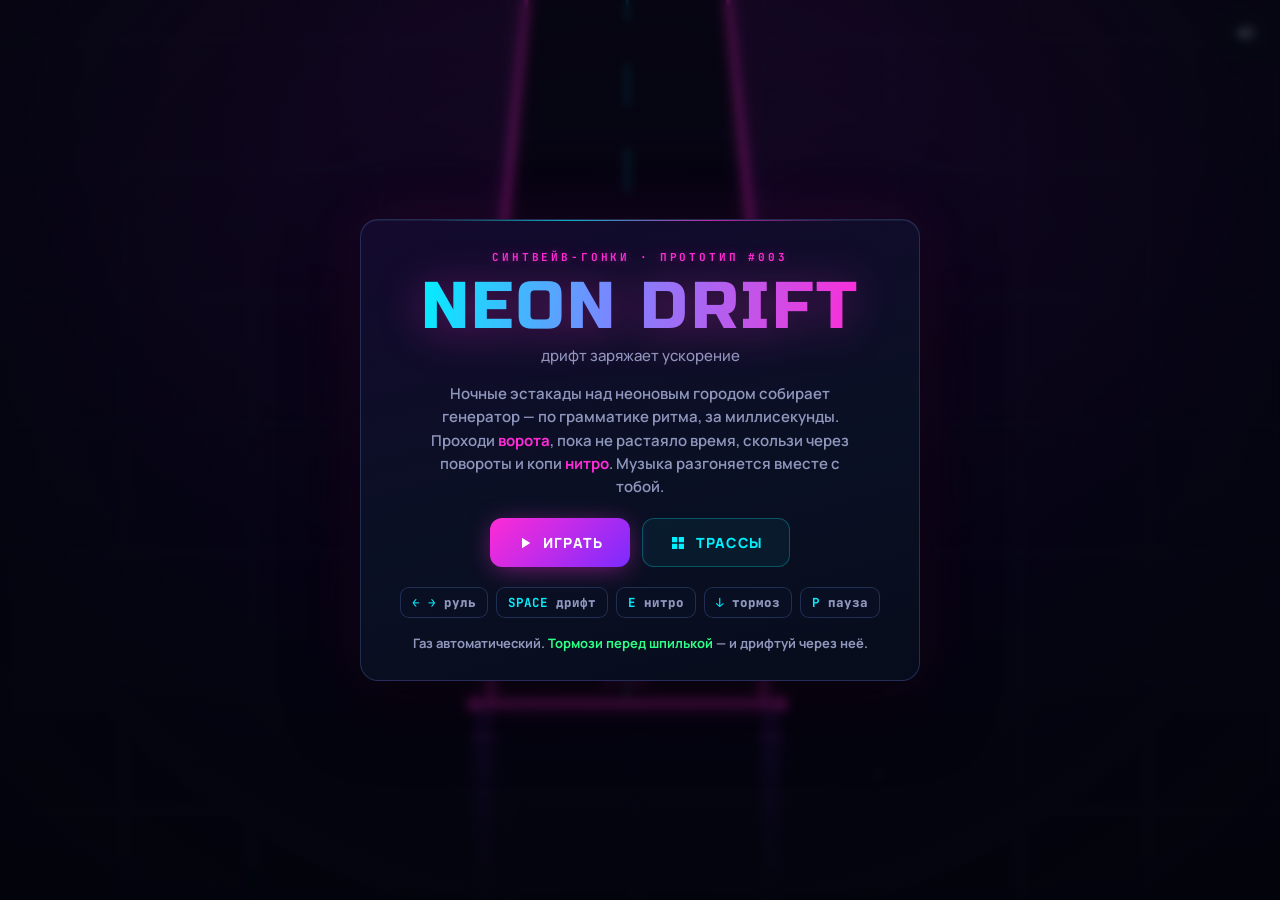
<file: games/drift/index.html>
<!DOCTYPE html>
<html lang="ru">
<head>
<meta charset="UTF-8">
<meta name="viewport" content="width=device-width, initial-scale=1.0, maximum-scale=1.0, user-scalable=no, viewport-fit=cover">
<title>NEON DRIFT — синтвейв-гонки</title>
<link rel="preconnect" href="https://fonts.googleapis.com">
<link rel="preconnect" href="https://fonts.gstatic.com" crossorigin>
<link href="https://fonts.googleapis.com/css2?family=Russo+One&family=Manrope:wght@400;500;600;700;800&family=JetBrains+Mono:wght@400;500;700&display=swap" rel="stylesheet">
<link rel="stylesheet" href="./css/game.css">
</head>
<body data-state="title">
<canvas id="cv"></canvas>
<div id="vig"></div>

<div id="topbar">
  <button class="icobtn" id="btnSound" title="Звук вкл/выкл (M)" aria-label="Звук">
    <svg id="icoSndOn" viewBox="0 0 24 24"><path d="M4 9v6h4l6 5V4L8 9H4z"/><path class="stroke" d="M16.5 8.6a4.6 4.6 0 010 6.8M18.8 6.2a8 8 0 010 11.6"/></svg>
    <svg id="icoSndOff" viewBox="0 0 24 24" style="display:none"><path d="M4 9v6h4l6 5V4L8 9H4z"/><path class="stroke" d="M16.5 9.5l5 5m0-5l-5 5"/></svg>
  </button>
  <button class="icobtn" id="btnPause" title="Пауза (P)" aria-label="Пауза"><svg viewBox="0 0 24 24"><rect x="6" y="5" width="4.4" height="14" rx="1.6"/><rect x="13.6" y="5" width="4.4" height="14" rx="1.6"/></svg></button>
  <button class="icobtn" id="btnRestart" title="Заново (R)" aria-label="Заново"><svg viewBox="0 0 24 24"><path d="M12 5V1.8L6.8 6l5.2 4.2V7c3.3 0 6 2.7 6 6s-2.7 6-6 6-6-2.7-6-6H4c0 4.4 3.6 8 8 8s8-3.6 8-8-3.6-8-8-8z"/></svg></button>
</div>

<div id="hud">
  <div class="chip" id="chipTime"><svg viewBox="0 0 24 24"><circle cx="12" cy="12" r="9" fill="none" stroke="currentColor" stroke-width="2.4"/><path d="M12 6.5V12l3.6 2.4" fill="none" stroke="currentColor" stroke-width="2.4" stroke-linecap="round"/></svg><span id="hudTime">30.0</span></div>
  <div class="chip" id="chipSpeed"><svg viewBox="0 0 24 24"><path d="M4 17a9 9 0 1 1 16 0" fill="none" stroke="currentColor" stroke-width="2.4"/><path d="M12 13l4-4" stroke="currentColor" stroke-width="2.4" stroke-linecap="round"/><path d="M3 21h18" stroke="currentColor" stroke-width="2.4" stroke-linecap="round"/></svg><span id="hudSpeed">0</span><small>км/ч</small></div>
  <div class="chip" id="chipGates"><svg viewBox="0 0 24 24"><path d="M4 20V8l8-5 8 5v12" fill="none" stroke="currentColor" stroke-width="2.4" stroke-linejoin="round"/><path d="M4 12h16" stroke="currentColor" stroke-width="2.4"/></svg><span id="hudGates">0/5</span></div>
</div>

<div id="boostMeter"><span class="bm-label">НИТРО</span><div class="bm-track"><div id="boostFill"></div></div><span id="driftTag">DRIFT!</span></div>
<div id="objective"></div>

<div id="touch">
  <div class="tgroup">
    <div class="tbtn" id="tLeft"><svg viewBox="0 0 24 24"><path d="M15.5 4.5v15L6 12z"/></svg></div>
    <div class="tbtn" id="tRight"><svg viewBox="0 0 24 24"><path d="M8.5 4.5v15L19 12z"/></svg></div>
  </div>
  <div class="tgroup right">
    <div class="tbtn small" id="tBrake"><svg viewBox="0 0 24 24"><path d="M6 6h12v12H6z"/></svg></div>
    <div class="tbtn drift" id="tDrift"><svg viewBox="0 0 24 24"><path d="M4 18c4 0 5-10 9-10 3 0 4 4 7 4" fill="none" stroke="currentColor" stroke-width="2.6" stroke-linecap="round"/></svg></div>
    <div class="tbtn nitro" id="tBoost"><svg viewBox="0 0 24 24"><path d="M13 2L4 14h6l-1 8 9-12h-6l1-8z"/></svg></div>
  </div>
</div>

<!-- TITLE -->
<div class="screen on" id="scr-title">
  <div class="panel">
    <div class="kicker">синтвейв-гонки · прототип #003</div>
    <h1 class="logo">NEON DRIFT</h1>
    <div class="subtitle">дрифт заряжает ускорение</div>
    <p class="story">Ночные эстакады над неоновым городом собирает генератор — по грамматике ритма, за миллисекунды. Проходи <b>ворота</b>, пока не растаяло время, скользи через повороты и копи <b>нитро</b>. Музыка разгоняется вместе с тобой.</p>
    <div class="btnrow">
      <button class="btn" id="btnPlay"><svg viewBox="0 0 24 24"><path d="M8 5v14l11-7z"/></svg>Играть</button>
      <button class="btn sec" id="btnTracks"><svg viewBox="0 0 24 24"><path d="M4 4h7v7H4zM13 4h7v7h-7zM4 13h7v7H4zM13 13h7v7h-7z"/></svg>Трассы</button>
    </div>
    <div class="keys">
      <span class="key"><b>← →</b> руль</span><span class="key"><b>SPACE</b> дрифт</span>
      <span class="key"><b>E</b> нитро</span><span class="key"><b>↓</b> тормоз</span><span class="key"><b>P</b> пауза</span>
    </div>
    <div class="tip">Газ автоматический. <em>Тормози перед шпилькой</em> — и дрифтуй через неё.</div>
  </div>
</div>

<!-- TRACKS -->
<div class="screen" id="scr-tracks">
  <div class="panel">
    <div class="kicker">гараж эстакад</div>
    <h2 class="ptitle">Выбери трассу</h2>
    <div class="trkgrid" id="trkGrid"></div>
    <div class="btnrow"><button class="btn sec" id="btnTrkBack">← В меню</button></div>
    <button class="resetlink" id="btnReset">сбросить рекорды</button>
  </div>
</div>

<!-- INTRO -->
<div class="screen" id="scr-intro">
  <div class="panel">
    <div class="kicker" id="introKick">трасса</div>
    <h2 class="ptitle" id="introName">НЕОН-БУЛЬВАР</h2>
    <span class="diffchip" id="introDiff">ЛЕГКО</span>
    <p class="story" id="introStory"></p>
    <div class="statrow" id="introStats"></div>
    <div class="btnrow"><button class="btn" id="btnBegin"><svg viewBox="0 0 24 24"><path d="M8 5v14l11-7z"/></svg>Поехали!</button></div>
    <div class="keys"><span class="key">ворота <b>+время</b></span><span class="key">дрифт <b>→ нитро</b></span><span class="key">не падай <b>с края</b></span></div>
  </div>
</div>

<!-- PAUSE -->
<div class="screen" id="scr-pause">
  <div class="panel">
    <div class="kicker">пит-стоп</div>
    <h2 class="ptitle">Пауза</h2>
    <p class="story">Мотор остывает, неон ждёт…</p>
    <div class="statrow" id="pauseStats"></div>
    <div class="btnrow">
      <button class="btn" id="btnResume"><svg viewBox="0 0 24 24"><path d="M8 5v14l11-7z"/></svg>Продолжить</button>
      <button class="btn sec" id="btnPauseRetry">↻ Заново</button>
      <button class="btn sec" id="btnPauseTracks">Трассы</button>
    </div>
  </div>
</div>

<!-- CLEAR -->
<div class="screen" id="scr-clear">
  <div class="panel">
    <div class="kicker">финиш!</div>
    <h2 class="ptitle">Эстакада пройдена</h2>
    <div class="bigstars" id="clearStars"></div>
    <div class="statrow" id="clearStats"></div>
    <div class="record" id="clearRecord"></div>
    <div class="btnrow">
      <button class="btn" id="btnNext">Дальше ▶</button>
      <button class="btn sec" id="btnClearRetry">↻ Ещё раз</button>
      <button class="btn sec" id="btnClearTracks">Трассы</button>
    </div>
  </div>
</div>

<!-- OVER -->
<div class="screen" id="scr-over">
  <div class="panel">
    <div class="kicker" style="color:var(--danger)">время вышло</div>
    <h2 class="ptitle">Неон погас</h2>
    <p class="story">Таймер растаял раньше, чем ты добрался до финиша. Ворота дают <b>+время</b>, нитро даёт скорость — попробуй ещё раз.</p>
    <div class="statrow" id="overStats"></div>
    <div class="btnrow">
      <button class="btn" id="btnRetry">↻ Попробовать снова</button>
      <button class="btn sec" id="btnOverTracks">Трассы</button>
    </div>
  </div>
</div>

<script defer src="./js/track.js"></script>
<script defer src="./js/audio.js"></script>
<script defer src="./js/car.js"></script>
<script defer src="./js/game.js"></script>
</body>
</html>
</file>
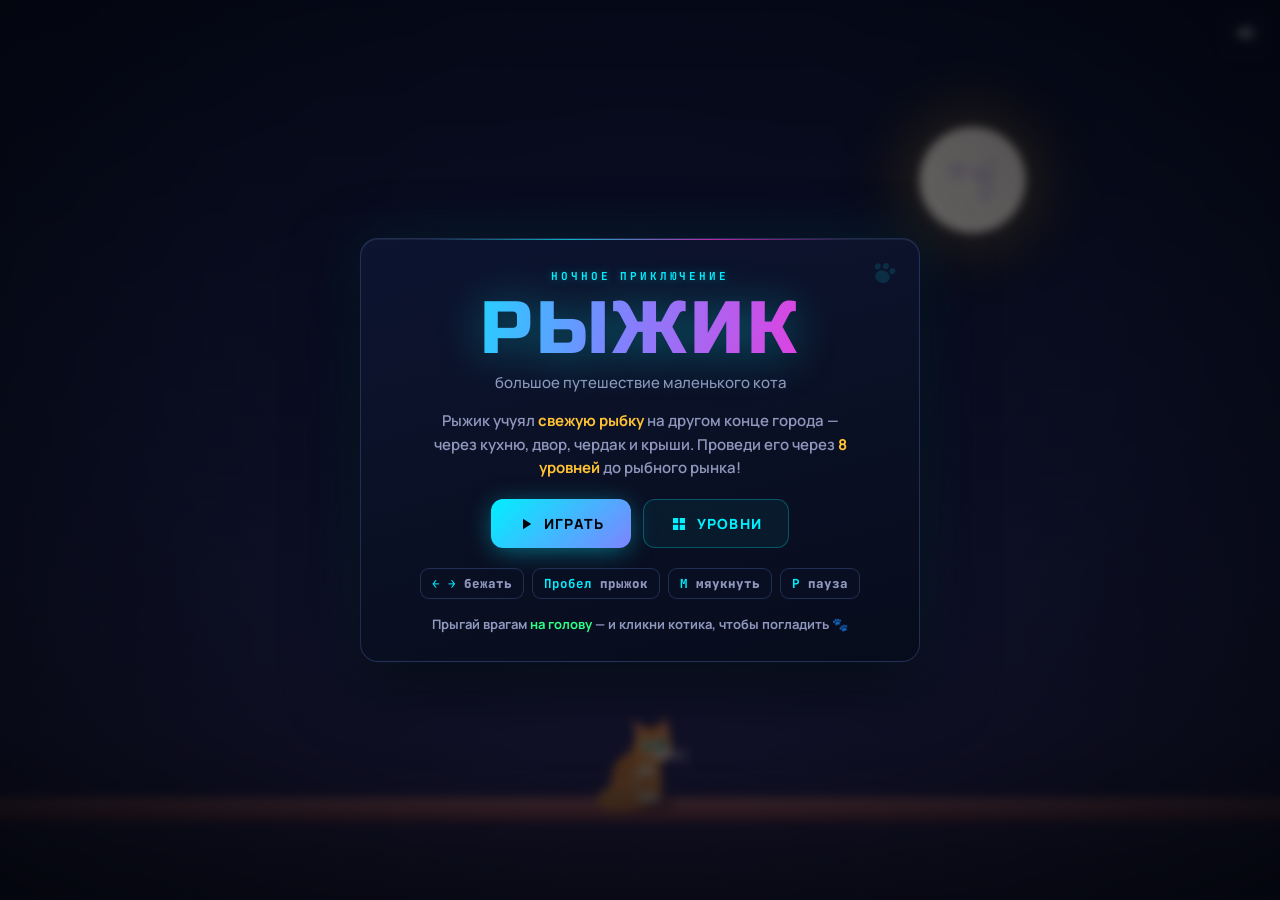
<file: games/ginger/index.html>
<!DOCTYPE html>
<html lang="ru">
<head>
<meta charset="UTF-8">
<meta name="viewport" content="width=device-width, initial-scale=1.0, maximum-scale=1.0, user-scalable=no, viewport-fit=cover">
<title>Рыжик — приключение котика</title>
<link rel="preconnect" href="https://fonts.googleapis.com">
<link rel="preconnect" href="https://fonts.gstatic.com" crossorigin>
<link href="https://fonts.googleapis.com/css2?family=Russo+One&family=Manrope:wght@400;500;600;700;800&family=JetBrains+Mono:wght@400;500;700&display=swap" rel="stylesheet">
<link rel="stylesheet" href="./css/game.css">
</head>
<body data-state="title">
<canvas id="cv"></canvas>
<div id="vig"></div>

<div id="topbar">
  <button class="icobtn" id="btnSound" title="Звук вкл/выкл" aria-label="Звук">
    <svg id="icoSndOn" viewBox="0 0 24 24"><path d="M4 9v6h4l6 5V4L8 9H4z"/><path class="stroke" d="M16.5 8.6a4.6 4.6 0 010 6.8M18.8 6.2a8 8 0 010 11.6"/></svg>
    <svg id="icoSndOff" viewBox="0 0 24 24" style="display:none"><path d="M4 9v6h4l6 5V4L8 9H4z"/><path class="stroke" d="M16.5 9.5l5 5m0-5l-5 5"/></svg>
  </button>
  <button class="icobtn" id="btnPause" title="Пауза (P)" aria-label="Пауза"><svg viewBox="0 0 24 24"><rect x="6" y="5" width="4.4" height="14" rx="1.6"/><rect x="13.6" y="5" width="4.4" height="14" rx="1.6"/></svg></button>
  <button class="icobtn" id="btnRestart" title="Заново (R)" aria-label="Заново"><svg viewBox="0 0 24 24"><path d="M12 5V1.8L6.8 6l5.2 4.2V7c3.3 0 6 2.7 6 6s-2.7 6-6 6-6-2.7-6-6H4c0 4.4 3.6 8 8 8s8-3.6 8-8-3.6-8-8-8z"/></svg></button>
</div>

<div id="hud">
  <div class="chip" id="chipLevel"><svg viewBox="0 0 24 24"><ellipse cx="12" cy="15.5" rx="5.2" ry="4.4"/><circle cx="6.6" cy="9.6" r="2.1"/><circle cx="12" cy="7.6" r="2.1"/><circle cx="17.4" cy="9.6" r="2.1"/></svg><span id="hudLevel">1 · Кухня</span></div>
  <div class="chip" id="chipFish"><svg viewBox="0 0 24 24"><path d="M2.5 12c2.4-3.6 5.8-5.6 9.3-5.6 3.4 0 6.5 2 8.7 5.6-2.2 3.6-5.3 5.6-8.7 5.6-3.5 0-6.9-2-9.3-5.6z"/><path d="M20.5 12l3-3.4v6.8z"/><circle cx="7.6" cy="10.9" r="1.15" fill="#1d1038"/></svg><span id="hudFish">0/3</span></div>
  <div class="chip" id="chipLives"><svg viewBox="0 0 24 24"><path d="M12 21s-7.6-4.8-10-9.1C.3 8.9 2.3 5 6 5c2.2 0 3.7 1.2 6 3.6C14.3 6.2 15.8 5 18 5c3.7 0 5.7 3.9 4 6.9C19.6 16.2 12 21 12 21z"/></svg><span id="hudLives">×9</span></div>
</div>
<div id="objective"></div>

<div id="touch">
  <div class="tgroup">
    <div class="tbtn" id="tLeft"><svg viewBox="0 0 24 24"><path d="M15.5 4.5v15L6 12z"/></svg></div>
    <div class="tbtn" id="tRight"><svg viewBox="0 0 24 24"><path d="M8.5 4.5v15L19 12z"/></svg></div>
  </div>
  <div class="tgroup">
    <div class="tbtn" id="tJump"><svg viewBox="0 0 24 24"><path d="M12 4l8 9h-5v7H9v-7H4z"/></svg></div>
  </div>
</div>

<!-- TITLE -->
<div class="screen on" id="scr-title">
  <div class="panel">
    <svg class="pawmark" viewBox="0 0 24 24"><ellipse cx="12" cy="15.5" rx="5.2" ry="4.4"/><circle cx="6.6" cy="9.6" r="2.1"/><circle cx="12" cy="7.6" r="2.1"/><circle cx="17.4" cy="9.6" r="2.1"/></svg>
    <div class="kicker">ночное приключение</div>
    <h1 class="logo">РЫЖИК</h1>
    <div class="subtitle">большое путешествие маленького кота</div>
    <p class="story">Рыжик учуял <b>свежую рыбку</b> на другом конце города — через кухню, двор, чердак и крыши. Проведи его через <b>8 уровней</b> до рыбного рынка!</p>
    <div class="btnrow">
      <button class="btn" id="btnPlay"><svg viewBox="0 0 24 24"><path d="M8 5v14l11-7z"/></svg>Играть</button>
      <button class="btn sec" id="btnLevels"><svg viewBox="0 0 24 24"><path d="M4 4h7v7H4zM13 4h7v7h-7zM4 13h7v7H4zM13 13h7v7h-7z"/></svg>Уровни</button>
    </div>
    <div class="keys">
      <span class="key"><b>← →</b> бежать</span><span class="key"><b>Пробел</b> прыжок</span>
      <span class="key"><b>M</b> мяукнуть</span><span class="key"><b>P</b> пауза</span>
    </div>
    <div class="tip">Прыгай врагам <em>на голову</em> — и кликни котика, чтобы погладить 🐾</div>
  </div>
</div>

<!-- LEVELS -->
<div class="screen" id="scr-levels">
  <div class="panel">
    <div class="kicker">маршрут рыжика</div>
    <h2 class="ptitle">Выбери уровень</h2>
    <div class="lvgrid" id="lvGrid"></div>
    <div class="btnrow"><button class="btn sec" id="btnLvBack">← В меню</button></div>
    <button class="resetlink" id="btnReset">сбросить прогресс</button>
  </div>
</div>

<!-- INTRO -->
<div class="screen" id="scr-intro">
  <div class="panel">
    <div class="kicker" id="introKick">уровень</div>
    <div class="lvnum" id="introNum">1</div>
    <h2 class="ptitle" id="introName">Кухня</h2>
    <p class="story" id="introStory"></p>
    <div class="btnrow"><button class="btn" id="btnBegin"><svg viewBox="0 0 24 24"><path d="M8 5v14l11-7z"/></svg>Поехали!</button></div>
    <div class="keys"><span class="key">собери <b>3 рыбки</b></span><span class="key">дойди до <b>корзинки</b></span><span class="key"><b>9</b> жизней</span></div>
  </div>
</div>

<!-- PAUSE -->
<div class="screen" id="scr-pause">
  <div class="panel">
    <div class="kicker">перерыв</div>
    <h2 class="ptitle">Пауза</h2>
    <p class="story">Котик умывается и ждёт тебя…</p>
    <div class="statrow" id="pauseStats"></div>
    <div class="btnrow">
      <button class="btn" id="btnResume"><svg viewBox="0 0 24 24"><path d="M8 5v14l11-7z"/></svg>Продолжить</button>
      <button class="btn sec" id="btnPauseRetry">↻ Заново</button>
      <button class="btn sec" id="btnPauseLevels">Уровни</button>
    </div>
  </div>
</div>

<!-- CLEAR -->
<div class="screen" id="scr-clear">
  <div class="panel">
    <div class="kicker">мяу-у!</div>
    <h2 class="ptitle">Уровень пройден!</h2>
    <div class="bigstars" id="clearStars"></div>
    <div class="statrow" id="clearStats"></div>
    <div class="btnrow">
      <button class="btn" id="btnNext">Дальше ▶</button>
      <button class="btn sec" id="btnClearRetry">↻ Ещё раз</button>
      <button class="btn sec" id="btnClearLevels">Уровни</button>
    </div>
  </div>
</div>

<!-- GAME OVER -->
<div class="screen" id="scr-over">
  <div class="panel">
    <div class="kicker" style="color:var(--danger)">ох…</div>
    <h2 class="ptitle">Лапки устали</h2>
    <p class="story">Все <b>9 жизней</b> потрачены. Котик немного поспит на тёплом подоконнике — и попробует снова.</p>
    <div class="btnrow">
      <button class="btn" id="btnRetry">↻ Попробовать снова</button>
      <button class="btn sec" id="btnOverLevels">Уровни</button>
    </div>
  </div>
</div>

<!-- WIN -->
<div class="screen" id="scr-win">
  <div class="panel">
    <svg class="wintrophy" viewBox="0 0 24 24"><path fill="#ffc93c" d="M2.5 12c2.4-3.6 5.8-5.6 9.3-5.6 3.4 0 6.5 2 8.7 5.6-2.2 3.6-5.3 5.6-8.7 5.6-3.5 0-6.9-2-9.3-5.6z"/><path fill="#ffb347" d="M20.5 12l3-3.4v6.8z"/><circle cx="7.6" cy="10.9" r="1.15" fill="#1d1038"/></svg>
    <div class="kicker">мур-р-р!</div>
    <h2 class="ptitle">Рыжик добрался до рыбки!</h2>
    <p class="story">Кухня, двор, чердак, крыши, дождь и башня — всё позади. Самая свежая рыбка города досталась самому упорному коту. <b>Мур!</b></p>
    <div class="statrow" id="winStats"></div>
    <div class="btnrow">
      <button class="btn" id="btnWinLevels">Уровни ★</button>
      <button class="btn sec" id="btnWinMenu">В меню</button>
    </div>
  </div>
</div>

<script defer src="./js/levels.js"></script>
<script defer src="./js/audio.js"></script>
<script defer src="./js/cat.js"></script>
<script defer src="./js/game.js"></script>
</body>
</html>
</file>
<file: games/drift/css/game.css>
:root{
  --deep:#050310; --plum:#0b1124; --plum2:#070c1c; --surface:#101832;
  --cream:#e9edff; --cream-dim:#8f97bd;
  --amber:#ffc233; --gold:#ffc233; --danger:#ff3355;
  --mint:#2bff88; --sky:#00f0ff; --pink:#ff2bd6; --violet:#7b2bff;
  --line:rgba(120,160,255,.22);
}
*{margin:0;padding:0;box-sizing:border-box;-webkit-tap-highlight-color:transparent}
html,body{height:100%;overflow:hidden}
body{
  background:var(--deep); color:var(--cream);
  font-family:'Manrope',system-ui,-apple-system,'Segoe UI',sans-serif;
  user-select:none;-webkit-user-select:none;
}
#cv{position:fixed;inset:0;width:100%;height:100%;display:block;touch-action:none}
#vig{position:fixed;inset:0;pointer-events:none;z-index:2;
  background:radial-gradient(ellipse at 50% 42%, transparent 52%, rgba(3,5,12,.42) 88%, rgba(3,5,12,.62) 100%)}
::-webkit-scrollbar{width:10px;height:10px}
::-webkit-scrollbar-track{background:var(--plum2);border-radius:8px}
::-webkit-scrollbar-thumb{background:linear-gradient(180deg,var(--pink),var(--violet));border-radius:8px;border:2px solid var(--plum2)}
*{scrollbar-width:thin;scrollbar-color:var(--pink) var(--plum2)}
/* ---------- topbar ---------- */
#topbar{position:fixed;top:calc(10px + env(safe-area-inset-top));right:12px;z-index:40;display:flex;gap:8px}
.icobtn{
  width:46px;height:46px;border-radius:14px;border:1px solid var(--line);cursor:pointer;
  background:rgba(11,17,36,.88);backdrop-filter:blur(8px);color:var(--cream);
  display:grid;place-items:center;transition:transform .12s, background .2s, box-shadow .2s;
  box-shadow:0 4px 14px rgba(0,0,0,.35);
}
.icobtn:hover{background:rgba(16,24,50,.95);transform:translateY(-2px);box-shadow:0 6px 18px rgba(255,43,214,.18)}
.icobtn:active{transform:translateY(1px) scale(.96)}
.icobtn svg{width:22px;height:22px;fill:currentColor}
.icobtn .stroke{fill:none;stroke:currentColor;stroke-width:2;stroke-linecap:round}
body:not([data-state="play"]):not([data-state="countdown"]) #btnPause,
body:not([data-state="play"]):not([data-state="countdown"]):not([data-state="pause"]) #btnRestart{display:none}
#btnSound.muted{color:var(--danger)}
/* ---------- HUD ---------- */
#hud{position:fixed;top:calc(10px + env(safe-area-inset-top));left:12px;z-index:30;display:flex;gap:8px;flex-wrap:wrap;max-width:calc(100vw - 190px)}
body:not([data-state="play"]):not([data-state="pause"]):not([data-state="countdown"]) #hud{display:none}
.chip{
  display:flex;align-items:center;gap:7px;padding:9px 14px;border-radius:14px;
  background:rgba(11,17,36,.88);backdrop-filter:blur(8px);border:1px solid var(--line);
  font-weight:900;font-size:15px;letter-spacing:.3px;box-shadow:0 4px 14px rgba(0,0,0,.35);
  transition:transform .15s;
}
.chip svg{width:19px;height:19px}
.chip small{color:var(--cream-dim);font-weight:800;font-size:10px}
.chip.bump{animation:bump .35s}
@keyframes bump{30%{transform:scale(1.16)}}
#chipTime{font-family:'JetBrains Mono',ui-monospace,monospace;font-size:18px;color:var(--sky)}
#chipTime svg{color:var(--sky)}
#chipTime.low{color:var(--danger);border-color:rgba(255,51,85,.55);animation:lowpulse .6s infinite}
#chipTime.low svg{color:var(--danger)}
@keyframes lowpulse{50%{box-shadow:0 0 18px rgba(255,51,85,.5)}}
#chipSpeed svg{color:var(--amber)}
#chipGates svg{color:var(--pink)}
/* ---------- boost meter ---------- */
#boostMeter{position:fixed;left:50%;transform:translateX(-50%);bottom:calc(14px + env(safe-area-inset-bottom));z-index:30;
  display:flex;align-items:center;gap:10px;padding:9px 16px;border-radius:14px;
  background:rgba(11,17,36,.88);border:1px solid var(--line);backdrop-filter:blur(8px);
  opacity:0;visibility:hidden;transition:.3s}
body[data-state="play"] #boostMeter,body[data-state="countdown"] #boostMeter,body[data-state="pause"] #boostMeter{opacity:1;visibility:visible}
.bm-label{font-family:'JetBrains Mono',ui-monospace,monospace;font-size:10px;font-weight:700;letter-spacing:.24em;color:var(--cream-dim)}
.bm-track{width:min(200px,38vw);height:10px;border-radius:6px;background:#0a0f22;border:1px solid var(--line);overflow:hidden}
#boostFill{height:100%;width:0;border-radius:6px;background:linear-gradient(90deg,var(--violet),var(--pink),var(--sky));
  box-shadow:0 0 12px rgba(255,43,214,.6);transition:width .08s linear}
#boostMeter.full .bm-track{border-color:var(--sky);box-shadow:0 0 16px rgba(0,240,255,.45)}
#driftTag{font-family:'Russo One',sans-serif;font-size:13px;letter-spacing:.1em;color:var(--pink);
  opacity:.18;transition:.15s;text-shadow:0 0 12px rgba(255,43,214,.8)}
#driftTag.on{opacity:1;transform:scale(1.12)}
body.touch[data-state="play"] #boostMeter{bottom:calc(116px + env(safe-area-inset-bottom))}
#objective{
  position:fixed;left:12px;bottom:calc(64px + env(safe-area-inset-bottom));z-index:30;
  padding:9px 15px;border-radius:13px;background:rgba(11,17,36,.9);border:1px solid var(--line);
  font-weight:800;font-size:13.5px;color:var(--cream-dim);backdrop-filter:blur(8px);
  opacity:0;transform:translateY(8px);transition:.4s;pointer-events:none;max-width:60vw;
}
#objective.show{opacity:1;transform:none}
#objective b{color:var(--pink)}
body.touch #objective{bottom:calc(166px + env(safe-area-inset-bottom));max-width:52vw}
/* ---------- touch controls ---------- */
#touch{position:fixed;left:0;right:0;bottom:calc(12px + env(safe-area-inset-bottom));z-index:35;
  display:none;justify-content:space-between;padding:0 16px;pointer-events:none}
body.touch[data-state="play"] #touch,body.touch[data-state="countdown"] #touch{display:flex}
.tgroup{display:flex;gap:12px;align-items:flex-end;pointer-events:none}
.tbtn{
  pointer-events:auto;width:72px;height:72px;border-radius:50%;border:2px solid var(--sky);
  background:rgba(11,17,36,.75);backdrop-filter:blur(6px);color:var(--cream);
  display:grid;place-items:center;touch-action:none;
}
.tbtn svg{width:32px;height:32px;fill:currentColor}
.tbtn.press{background:rgba(0,240,255,.3);border-color:var(--sky);transform:scale(.94)}
.tbtn.small{width:54px;height:54px;border-color:rgba(255,194,51,.6)}
.tbtn.small svg{width:22px;height:22px}
.tbtn.small.press{background:rgba(255,194,51,.3)}
.tbtn.drift{width:84px;height:84px;border-color:rgba(255,43,214,.6);background:rgba(255,43,214,.16)}
.tbtn.drift.press{background:rgba(255,43,214,.4)}
.tbtn.nitro{width:84px;height:84px;border-color:rgba(0,240,255,.6);background:rgba(0,240,255,.14)}
.tbtn.nitro.press{background:rgba(0,240,255,.4)}
/* ---------- screens ---------- */
.screen{position:fixed;inset:0;z-index:50;display:grid;place-items:center;padding:18px;
  background:radial-gradient(ellipse at 50% 40%, rgba(5,3,16,.5), rgba(3,5,12,.84));
  backdrop-filter:blur(5px);opacity:0;visibility:hidden;transition:opacity .3s, visibility .3s;overflow:auto}
.screen.on{opacity:1;visibility:visible}
.panel{
  width:min(560px,94vw);max-height:calc(100vh - 36px);overflow:auto;position:relative;
  background:linear-gradient(165deg,#140a2e 0%, #0a1024 55%, #070c1c 100%);
  border:1px solid var(--line);border-radius:18px;padding:30px 32px 28px;text-align:center;
  box-shadow:0 24px 70px rgba(0,0,0,.6), inset 0 1px 0 rgba(160,200,255,.08), 0 0 60px rgba(255,43,214,.1);
  transform:translateY(14px);transition:transform .35s cubic-bezier(.2,1.4,.4,1);
}
.screen.on .panel{transform:none}
.panel::before{content:"";position:absolute;top:-1px;left:12%;right:12%;height:2px;border-radius:2px;
  background:linear-gradient(90deg,transparent,var(--sky),var(--pink),transparent);opacity:.7}
.kicker{font-family:'JetBrains Mono',ui-monospace,monospace;font-weight:700;font-size:11px;letter-spacing:.26em;text-transform:uppercase;color:var(--pink);margin-bottom:8px;text-shadow:0 0 10px rgba(255,43,214,.4)}
h1.logo{
  font-family:'Russo One',system-ui,sans-serif;font-weight:400;font-size:clamp(40px,8vw,66px);line-height:1.05;margin:2px 0 4px;letter-spacing:.04em;
  background:linear-gradient(100deg,#00f0ff 5%,#7d84ff 45%,#ff2bd6 95%);
  -webkit-background-clip:text;background-clip:text;color:transparent;
  filter:drop-shadow(0 4px 22px rgba(255,43,214,.35));
}
.subtitle{font-family:'Manrope',sans-serif;font-weight:500;color:var(--cream-dim);font-size:15px;margin-bottom:16px}
.story{color:var(--cream-dim);font-size:15px;line-height:1.55;font-weight:600;margin:0 auto 20px;max-width:430px}
.story b{color:var(--pink)}
h2.ptitle{font-family:'Russo One',system-ui,sans-serif;font-weight:400;font-size:clamp(22px,4.6vw,29px);margin-bottom:6px;color:#fff;text-shadow:0 0 16px rgba(255,43,214,.35)}
.diffchip{display:inline-block;font-family:'JetBrains Mono',ui-monospace,monospace;font-size:10.5px;font-weight:700;letter-spacing:.22em;
  border:1px solid currentColor;border-radius:99px;padding:4px 14px;margin:2px 0 12px}
.btnrow{display:flex;gap:12px;justify-content:center;flex-wrap:wrap;margin-top:18px}
.btn{
  display:inline-flex;align-items:center;gap:9px;border:none;cursor:pointer;
  font-family:'Manrope',sans-serif;font-weight:800;font-size:14px;letter-spacing:.09em;text-transform:uppercase;
  padding:14px 26px;border-radius:12px;color:#fff;
  background:linear-gradient(135deg,#ff2bd6,#7b2bff);
  box-shadow:0 4px 26px -4px rgba(255,43,214,.5);
  transition:transform .12s, box-shadow .12s, filter .2s;
}
.btn svg{width:18px;height:18px;fill:#fff}
.btn:hover{transform:translateY(-2px);box-shadow:0 8px 34px -4px rgba(255,43,214,.6);filter:brightness(1.06)}
.btn:active{transform:translateY(1px);box-shadow:0 2px 12px -4px rgba(255,43,214,.5)}
.btn.sec{background:rgba(0,240,255,.05);color:var(--sky);border:1px solid rgba(0,240,255,.28);box-shadow:none}
.btn.sec svg{fill:var(--sky)}
.btn.sec:hover{background:rgba(0,240,255,.11);box-shadow:0 6px 24px -6px rgba(0,240,255,.4)}
.btn.sec:active{transform:translateY(1px);box-shadow:none}
.btn:focus-visible,.icobtn:focus-visible,.trkcard:focus-visible{outline:2px solid var(--amber);outline-offset:3px}
.keys{display:flex;gap:8px;justify-content:center;flex-wrap:wrap;margin-top:20px}
.key{font-size:12.5px;font-weight:800;color:var(--cream-dim);background:rgba(11,17,36,.7);
  border:1px solid var(--line);padding:6px 11px;border-radius:9px;font-family:'JetBrains Mono',ui-monospace,monospace}
.key b{color:var(--sky);font-weight:700}
.tip{margin-top:16px;font-size:13px;color:var(--cream-dim);font-weight:700}
.tip em{color:var(--mint);font-style:normal}
/* track select */
#scr-tracks .panel{width:min(720px,94vw)}
.trkgrid{display:grid;grid-template-columns:repeat(auto-fill,minmax(150px,1fr));gap:12px;margin-top:18px;max-height:56vh;overflow:auto;padding:4px}
.trkcard{
  position:relative;border:1px solid var(--line);border-radius:18px;padding:14px 12px 12px;cursor:pointer;
  background:linear-gradient(160deg,#1c0b3d,#0a0f22);color:var(--cream);text-align:left;
  font-family:'Manrope',sans-serif;transition:transform .15s, box-shadow .2s;box-shadow:0 6px 18px rgba(0,0,0,.3);overflow:hidden;
}
.trkcard::after{content:"";position:absolute;inset:0;background:radial-gradient(circle at 80% -10%,rgba(255,43,214,.16),transparent 55%);pointer-events:none}
.trkcard:hover{transform:translateY(-3px);box-shadow:0 12px 26px rgba(0,0,0,.4),0 0 20px rgba(255,43,214,.14)}
.trkcard:active{transform:scale(.97)}
.trkcard .diff{font-family:'JetBrains Mono',ui-monospace,monospace;font-size:9px;font-weight:700;letter-spacing:.2em;color:var(--tc,var(--sky))}
.trkcard .nm{font-family:'Russo One',sans-serif;font-size:14.5px;line-height:1.25;margin:7px 0 4px;min-height:36px}
.trkcard .meta{font-size:11px;font-weight:700;color:var(--cream-dim)}
.trkcard .stars{display:flex;gap:3px;margin-top:8px}
.trkcard .stars svg{width:15px;height:15px;fill:rgba(255,255,255,.18)}
.trkcard .stars svg.e{fill:var(--gold);filter:drop-shadow(0 0 4px rgba(255,201,60,.6))}
.trkcard .best{margin-top:6px;font-family:'JetBrains Mono',ui-monospace,monospace;font-size:11px;color:var(--sky)}
.trkcard.random{border-style:dashed;border-color:rgba(0,240,255,.4)}
.trkcard.random .nm{color:var(--sky)}
.resetlink{margin-top:16px;background:none;border:none;color:var(--cream-dim);font-family:'Manrope',sans-serif;font-weight:700;font-size:12.5px;cursor:pointer;text-decoration:underline dotted;opacity:.7}
.resetlink:hover{color:var(--danger);opacity:1}
/* clear stars */
.bigstars{display:flex;gap:18px;justify-content:center;margin:18px 0 4px}
.bstar{display:flex;flex-direction:column;align-items:center;gap:7px;width:92px}
.bstar svg{width:48px;height:48px;fill:rgba(255,255,255,.13);transition:.2s}
.bstar span{font-size:11.5px;font-weight:800;color:var(--cream-dim);letter-spacing:.3px}
.bstar.earned svg{fill:var(--gold);filter:drop-shadow(0 0 12px rgba(255,201,60,.75));animation:starpop .5s cubic-bezier(.2,2,.4,1) backwards}
.bstar.earned span{color:var(--gold)}
@keyframes starpop{0%{transform:scale(0) rotate(-40deg)}70%{transform:scale(1.3) rotate(8deg)}100%{transform:scale(1)}}
.statrow{display:flex;gap:10px;justify-content:center;margin-top:14px;flex-wrap:wrap}
.stat{display:flex;align-items:center;gap:7px;background:rgba(11,17,36,.7);border:1px solid var(--line);
  padding:8px 14px;border-radius:11px;font-weight:900;font-size:14px}
.stat svg{width:17px;height:17px}
.record{margin-top:12px;font-family:'JetBrains Mono',ui-monospace,monospace;font-size:11.5px;letter-spacing:.12em;color:var(--gold)}
@media (max-width:560px){
  .panel{padding:24px 18px 22px}
  .chip{padding:8px 10px;font-size:13px}
  #chipTime{font-size:15px}
  #hud{max-width:calc(100vw - 170px)}
  .bigstars{gap:8px}.bstar{width:80px}
  .tbtn{width:62px;height:62px}
  .tbtn.drift,.tbtn.nitro{width:72px;height:72px}
}
@media (max-height:640px){
  h1.logo{font-size:40px}.story{margin-bottom:12px}.keys{margin-top:12px}
  .panel{padding:20px 22px}
}
</file>
<file: games/ginger/css/game.css>
:root{
  --deep:#05070f; --plum:#0b1124; --plum2:#070c1c; --surface:#101832;
  --cream:#e9edff; --cream-dim:#8f97bd;
  --amber:#ffc233; --gold:#ffc233; --coral:#ff2bd6; --danger:#ff3355;
  --mint:#2bff88; --sky:#00f0ff; --pink:#ff2bd6; --violet:#7b2bff;
  --line:rgba(120,160,255,.22);
}
*{margin:0;padding:0;box-sizing:border-box;-webkit-tap-highlight-color:transparent}
html,body{height:100%;overflow:hidden}
body{
  background:var(--deep); color:var(--cream);
  font-family:'Manrope',system-ui,-apple-system,'Segoe UI',sans-serif;
  user-select:none;-webkit-user-select:none;
}
#cv{position:fixed;inset:0;width:100%;height:100%;display:block;touch-action:none}
#vig{position:fixed;inset:0;pointer-events:none;z-index:2;
  background:radial-gradient(ellipse at 50% 42%, transparent 52%, rgba(3,5,12,.42) 88%, rgba(3,5,12,.62) 100%)}
/* ---------- scrollbars in palette ---------- */
::-webkit-scrollbar{width:10px;height:10px}
::-webkit-scrollbar-track{background:var(--plum2);border-radius:8px}
::-webkit-scrollbar-thumb{background:linear-gradient(180deg,var(--sky),var(--violet));border-radius:8px;border:2px solid var(--plum2)}
::-webkit-scrollbar-thumb:hover{background:linear-gradient(180deg,var(--pink),var(--sky))}
*{scrollbar-width:thin;scrollbar-color:var(--coral) var(--plum2)}
/* ---------- topbar ---------- */
#topbar{position:fixed;top:calc(10px + env(safe-area-inset-top));right:12px;z-index:40;display:flex;gap:8px}
.icobtn{
  width:46px;height:46px;border-radius:14px;border:1px solid var(--line);cursor:pointer;
  background:rgba(11,17,36,.88);backdrop-filter:blur(8px);color:var(--cream);
  display:grid;place-items:center;transition:transform .12s, background .2s, box-shadow .2s;
  box-shadow:0 4px 14px rgba(0,0,0,.35);
}
.icobtn:hover{background:rgba(16,24,50,.95);transform:translateY(-2px);box-shadow:0 6px 18px rgba(0,240,255,.18)}
.icobtn:active{transform:translateY(1px) scale(.96)}
.icobtn svg{width:22px;height:22px;fill:currentColor}
.icobtn .stroke{fill:none;stroke:currentColor;stroke-width:2;stroke-linecap:round}
body:not([data-state="play"]) #btnPause, body:not([data-state="play"]) #btnRestart{display:none}
#btnSound.muted{color:var(--danger)}
/* ---------- HUD ---------- */
#hud{position:fixed;top:calc(10px + env(safe-area-inset-top));left:12px;z-index:30;display:flex;gap:8px;flex-wrap:wrap;max-width:calc(100vw - 190px)}
body:not([data-state="play"]):not([data-state="pause"]) #hud{display:none}
.chip{
  display:flex;align-items:center;gap:7px;padding:9px 14px;border-radius:14px;
  background:rgba(11,17,36,.88);backdrop-filter:blur(8px);border:1px solid var(--line);
  font-weight:900;font-size:15px;letter-spacing:.3px;box-shadow:0 4px 14px rgba(0,0,0,.35);
  transition:transform .15s;
}
.chip svg{width:19px;height:19px}
.chip .lvname{color:var(--cream-dim);font-weight:800}
.chip.bump{animation:bump .35s}
@keyframes bump{30%{transform:scale(1.16)}}
#chipFish svg{fill:var(--gold)} #chipLives svg{fill:var(--danger)} #chipLevel svg{fill:var(--amber)}
#chipLives.low{color:var(--danger);border-color:rgba(255,51,85,.5)}
#objective{
  position:fixed;left:12px;bottom:calc(14px + env(safe-area-inset-bottom));z-index:30;
  padding:9px 15px;border-radius:13px;background:rgba(11,17,36,.9);border:1px solid var(--line);
  font-weight:800;font-size:13.5px;color:var(--cream-dim);backdrop-filter:blur(8px);
  opacity:0;transform:translateY(8px);transition:.4s;pointer-events:none;max-width:70vw;
}
#objective.show{opacity:1;transform:none}
#objective b{color:var(--gold)}
body.touch #objective{bottom:calc(120px + env(safe-area-inset-bottom))}
/* ---------- touch controls ---------- */
#touch{position:fixed;left:0;right:0;bottom:calc(12px + env(safe-area-inset-bottom));z-index:35;
  display:none;justify-content:space-between;padding:0 16px;pointer-events:none}
body.touch[data-state="play"] #touch{display:flex}
.tgroup{display:flex;gap:12px;pointer-events:none}
.tbtn{
  pointer-events:auto;width:72px;height:72px;border-radius:50%;border:2px solid var(--sky);
  background:rgba(11,17,36,.75);backdrop-filter:blur(6px);color:var(--cream);
  display:grid;place-items:center;touch-action:none;
}
.tbtn svg{width:32px;height:32px;fill:currentColor}
.tbtn.press{background:rgba(0,240,255,.3);border-color:var(--sky);transform:scale(.94)}
#tJump{width:88px;height:88px;background:rgba(255,43,214,.2);border-color:rgba(255,43,214,.55)}
/* ---------- screens ---------- */
.screen{position:fixed;inset:0;z-index:50;display:grid;place-items:center;padding:18px;
  background:radial-gradient(ellipse at 50% 40%, rgba(5,7,15,.5), rgba(3,5,12,.84));
  backdrop-filter:blur(5px);opacity:0;visibility:hidden;transition:opacity .3s, visibility .3s;overflow:auto}
.screen.on{opacity:1;visibility:visible}
.panel{
  width:min(560px,94vw);max-height:calc(100vh - 36px);overflow:auto;position:relative;
  background:linear-gradient(165deg,#0d1430 0%, #0a1024 55%, #070c1c 100%);
  border:1px solid var(--line);border-radius:18px;padding:30px 32px 28px;text-align:center;
  box-shadow:0 24px 70px rgba(0,0,0,.6), inset 0 1px 0 rgba(160,200,255,.08), 0 0 60px rgba(0,240,255,.1);
  transform:translateY(14px);transition:transform .35s cubic-bezier(.2,1.4,.4,1);
}
.screen.on .panel{transform:none}
.panel::before{content:"";position:absolute;top:-1px;left:12%;right:12%;height:2px;border-radius:2px;
  background:linear-gradient(90deg,transparent,var(--sky),var(--pink),transparent);opacity:.7}
.pawmark{position:absolute;right:18px;top:16px;width:34px;height:34px;fill:rgba(0,240,255,.12);transform:rotate(18deg)}
.kicker{font-family:'JetBrains Mono',ui-monospace,monospace;font-weight:700;font-size:11px;letter-spacing:.26em;text-transform:uppercase;color:var(--sky);margin-bottom:8px;text-shadow:0 0 10px rgba(0,240,255,.4)}
h1.logo{
  font-family:'Russo One',system-ui,sans-serif;font-weight:400;font-size:clamp(46px,9vw,74px);line-height:1.05;margin:2px 0 4px;letter-spacing:.04em;
  background:linear-gradient(100deg,#00f0ff 5%,#7d84ff 45%,#ff2bd6 95%);
  -webkit-background-clip:text;background-clip:text;color:transparent;
  filter:drop-shadow(0 4px 22px rgba(0,240,255,.35));
}
.subtitle{font-family:'Manrope',sans-serif;font-weight:500;color:var(--cream-dim);font-size:15px;margin-bottom:16px}
.story{color:var(--cream-dim);font-size:15px;line-height:1.55;font-weight:600;margin:0 auto 20px;max-width:420px}
.story b{color:var(--gold)}
h2.ptitle{font-family:'Russo One',system-ui,sans-serif;font-weight:400;font-size:clamp(22px,4.6vw,29px);margin-bottom:6px;color:#fff;text-shadow:0 0 16px rgba(0,240,255,.35)}
.btnrow{display:flex;gap:12px;justify-content:center;flex-wrap:wrap;margin-top:18px}
.btn{
  display:inline-flex;align-items:center;gap:9px;border:none;cursor:pointer;
  font-family:'Manrope',sans-serif;font-weight:800;font-size:14px;letter-spacing:.09em;text-transform:uppercase;
  padding:14px 26px;border-radius:12px;color:#03050c;
  background:linear-gradient(135deg,#00f0ff,#7d84ff);
  box-shadow:0 4px 26px -4px rgba(0,240,255,.5);
  transition:transform .12s, box-shadow .12s, filter .2s;
}
.btn svg{width:18px;height:18px;fill:#03050c}
.btn:hover{transform:translateY(-2px);box-shadow:0 8px 34px -4px rgba(0,240,255,.6);filter:brightness(1.06)}
.btn:active{transform:translateY(1px);box-shadow:0 2px 12px -4px rgba(0,240,255,.5)}
.btn.sec{background:rgba(0,240,255,.05);color:var(--sky);border:1px solid rgba(0,240,255,.28);box-shadow:none}
.btn.sec svg{fill:var(--sky)}
.btn.sec:hover{background:rgba(0,240,255,.11);box-shadow:0 6px 24px -6px rgba(0,240,255,.4)}
.btn.sec:active{transform:translateY(1px);box-shadow:none}
.btn:focus-visible,.icobtn:focus-visible,.lvcard:focus-visible{outline:2px solid var(--amber);outline-offset:3px}
.keys{display:flex;gap:8px;justify-content:center;flex-wrap:wrap;margin-top:20px}
.key{font-size:12.5px;font-weight:800;color:var(--cream-dim);background:rgba(11,17,36,.7);
  border:1px solid var(--line);padding:6px 11px;border-radius:9px;font-family:'JetBrains Mono',ui-monospace,monospace}
.key b{color:var(--sky);font-weight:700}
.tip{margin-top:16px;font-size:13px;color:var(--cream-dim);font-weight:700}
.tip em{color:var(--mint);font-style:normal}
/* level select */
#scr-levels .panel{width:min(720px,94vw)}
.lvgrid{display:grid;grid-template-columns:repeat(auto-fill,minmax(148px,1fr));gap:12px;margin-top:18px;max-height:56vh;overflow:auto;padding:4px}
.lvcard{
  position:relative;border:1px solid var(--line);border-radius:18px;padding:14px 12px 12px;cursor:pointer;
  background:linear-gradient(160deg,var(--g1),var(--g2));color:var(--cream);text-align:left;
  font-family:'Manrope',sans-serif;transition:transform .15s, box-shadow .2s;box-shadow:0 6px 18px rgba(0,0,0,.3);overflow:hidden;
}
.lvcard::after{content:"";position:absolute;inset:0;background:radial-gradient(circle at 80% -10%,rgba(255,255,255,.18),transparent 55%);pointer-events:none}
.lvcard:hover{transform:translateY(-3px);box-shadow:0 12px 26px rgba(0,0,0,.4),0 0 20px rgba(0,240,255,.12)}
.lvcard:active{transform:scale(.97)}
.lvcard .num{position:absolute;top:10px;right:12px;font-family:'JetBrains Mono',ui-monospace,monospace;font-weight:700;font-size:13px;opacity:.75}
.lvcard svg.icon{width:32px;height:32px;fill:var(--cream);filter:drop-shadow(0 2px 6px rgba(0,0,0,.35));margin-bottom:8px}
.lvcard .nm{font-weight:900;font-size:14.5px;line-height:1.2;min-height:34px}
.lvcard .stars{display:flex;gap:3px;margin-top:7px}
.lvcard .stars svg{width:15px;height:15px;fill:rgba(255,255,255,.22)}
.lvcard .stars svg.e{fill:var(--gold);filter:drop-shadow(0 0 4px rgba(255,201,60,.6))}
.lvcard.locked{filter:grayscale(.85) brightness(.6);cursor:not-allowed}
.lvcard.locked:hover{transform:none}
.lvcard .lock{position:absolute;inset:0;display:grid;place-items:center;background:rgba(15,8,28,.45)}
.lvcard .lock svg{width:26px;height:26px;fill:var(--cream-dim)}
.resetlink{margin-top:16px;background:none;border:none;color:var(--cream-dim);font-family:'Manrope',sans-serif;font-weight:700;font-size:12.5px;cursor:pointer;text-decoration:underline dotted;opacity:.7}
.resetlink:hover{color:var(--danger);opacity:1}
/* intro */
.lvnum{font-family:'Russo One',system-ui,sans-serif;font-weight:400;font-size:56px;line-height:1;
  background:linear-gradient(120deg,#00f0ff,#ff2bd6);-webkit-background-clip:text;background-clip:text;color:transparent;margin-bottom:2px;filter:drop-shadow(0 0 14px rgba(0,240,255,.4))}
/* clear stars */
.bigstars{display:flex;gap:18px;justify-content:center;margin:18px 0 4px}
.bstar{display:flex;flex-direction:column;align-items:center;gap:7px;width:92px}
.bstar svg{width:48px;height:48px;fill:rgba(255,255,255,.13);transition:.2s}
.bstar span{font-size:11.5px;font-weight:800;color:var(--cream-dim);letter-spacing:.3px}
.bstar.earned svg{fill:var(--gold);filter:drop-shadow(0 0 12px rgba(255,201,60,.75));animation:starpop .5s cubic-bezier(.2,2,.4,1) backwards}
.bstar.earned span{color:var(--gold)}
@keyframes starpop{0%{transform:scale(0) rotate(-40deg)}70%{transform:scale(1.3) rotate(8deg)}100%{transform:scale(1)}}
.statrow{display:flex;gap:10px;justify-content:center;margin-top:14px;flex-wrap:wrap}
.stat{display:flex;align-items:center;gap:7px;background:rgba(11,17,36,.7);border:1px solid var(--line);
  padding:8px 14px;border-radius:11px;font-weight:900;font-size:14.5px}
.stat svg{width:17px;height:17px}
/* win */
.wintrophy{width:76px;height:76px;margin:4px auto 8px;display:block;filter:drop-shadow(0 0 22px rgba(255,201,60,.6))}
@media (max-width:560px){
  .panel{padding:24px 18px 22px}
  .chip{padding:8px 10px;font-size:13px}
  .chip .lvname{display:none}
  #hud{max-width:calc(100vw - 170px)}
  .bigstars{gap:8px}.bstar{width:80px}
}
@media (max-height:640px){
  h1.logo{font-size:44px}.story{margin-bottom:12px}.keys{margin-top:12px}
  .panel{padding:20px 22px}
}
</file>
